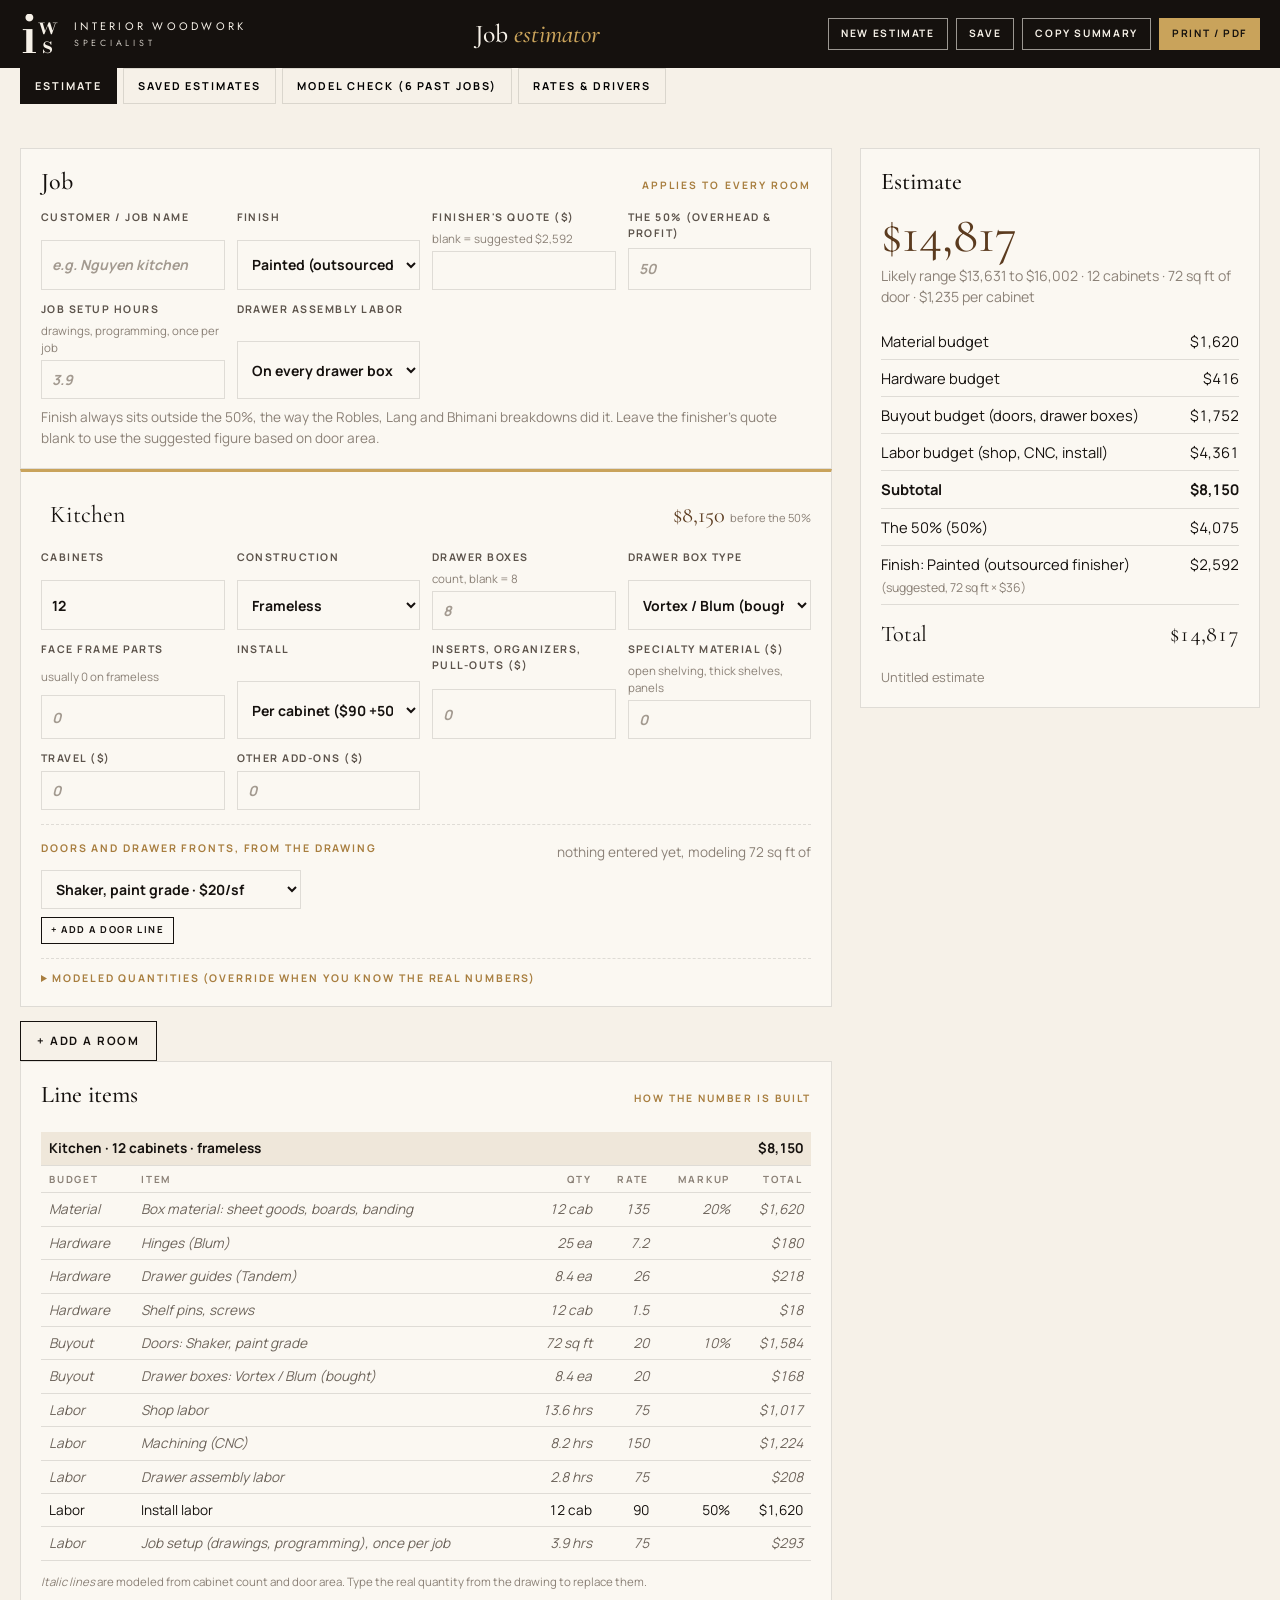
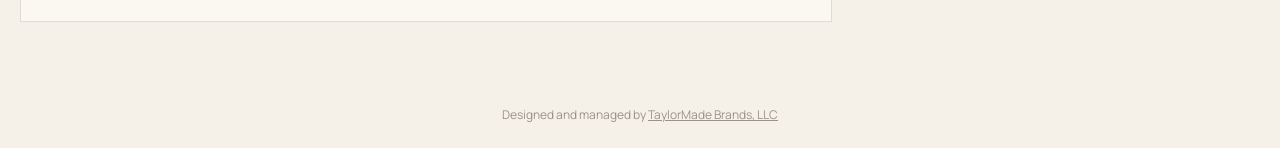
<file: estimator/index.html>
<!DOCTYPE html>
<html lang="en">
<head>
  <meta charset="utf-8">
  <meta name="viewport" content="width=device-width, initial-scale=1">
  <meta name="robots" content="noindex, nofollow">
  <title>IWS Estimator</title>
  <link rel="icon" type="image/png" href="../assets/images/logo/iws-mark.png">
  <link rel="stylesheet" href="../css/fonts.css">
  <style>
    :root { --ink:#15110e; --ink-2:#221c17; --paper:#f6f1e8; --cream:#fbf8f2; --paper-2:#efe7da; --walnut:#5b3b1f; --gold:#c9a35b; --gold-2:#a87e3f; --muted:#8b8177; --line:rgba(21,17,14,.12); --ok:#3f7d4e; --warn:#b3542f; }
    * { box-sizing:border-box; }
    body { margin:0; font-family:"Manrope","Helvetica Neue",Arial,sans-serif; font-size:15px; line-height:1.5; color:var(--ink); background:var(--paper); }
    h1,h2,h3 { font-family:"Cormorant Garamond",Georgia,serif; font-weight:500; margin:0; line-height:1.1; }
    button { font:inherit; cursor:pointer; }
    input, select { font:inherit; font-size:14px; padding:8px 10px; border:1px solid var(--line); background:var(--cream); color:var(--ink); border-radius:0; width:100%; min-width:0; }
    input::placeholder { color:#a39a90; font-style:italic; }
    input:focus, select:focus { outline:2px solid var(--gold); outline-offset:-1px; }
    label { display:grid; gap:4px; font-size:.66rem; letter-spacing:.14em; text-transform:uppercase; font-weight:700; color:#5c534b; min-width:0; }
    label .hint { font-weight:400; letter-spacing:0; text-transform:none; color:var(--muted); font-size:.72rem; }
    .top { background:var(--ink); color:var(--paper); padding:14px 0; }
    .wrap { width:min(1440px, 100% - 40px); margin-inline:auto; }
    .top .wrap { display:flex; align-items:center; justify-content:space-between; gap:20px; flex-wrap:wrap; }
    .brand { display:flex; align-items:center; gap:14px; color:var(--paper); text-decoration:none; }
    .mono-svg { height:40px; width:auto; display:block; }
    .mono-svg text { font-family:"Bodoni Moda",Didot,serif; font-weight:600; }
    .brand span { font-family:"Jost",sans-serif; font-size:.68rem; letter-spacing:.3em; text-transform:uppercase; line-height:1.25; }
    .brand small { display:block; font-size:.82em; letter-spacing:.42em; opacity:.8; margin-top:3px; }
    .top h1 { font-size:1.6rem; } .top h1 em { color:var(--gold); font-style:italic; }
    .top .tools { display:flex; gap:8px; flex-wrap:wrap; }
    .btn { display:inline-flex; align-items:center; gap:8px; padding:10px 16px; font-size:.72rem; font-weight:700; letter-spacing:.16em; text-transform:uppercase; border:1px solid var(--ink); background:transparent; color:var(--ink); }
    .btn:hover { background:var(--ink); color:var(--paper); }
    .btn--gold { background:var(--gold); border-color:var(--gold); color:var(--ink); } .btn--gold:hover { background:#e6cf94; border-color:#e6cf94; color:var(--ink); }
    .btn--light { border-color:rgba(246,241,232,.6); color:var(--paper); } .btn--light:hover { background:var(--paper); color:var(--ink); }
    .btn--sm { padding:7px 12px; font-size:.64rem; } .btn--xs { padding:5px 9px; font-size:.6rem; }
    .btn--danger { border-color:var(--warn); color:var(--warn); } .btn--danger:hover { background:var(--warn); color:#fff; }
    .layout { display:grid; grid-template-columns:1fr 400px; gap:28px; align-items:start; padding:28px 0 60px; }
    .card { background:var(--cream); border:1px solid var(--line); padding:20px; min-width:0; }
    .card + .card { margin-top:16px; }
    .card h2 { font-size:1.5rem; margin-bottom:14px; display:flex; align-items:baseline; justify-content:space-between; gap:12px; flex-wrap:wrap; }
    .card h2 small { font-family:"Manrope",sans-serif; font-size:.64rem; letter-spacing:.2em; text-transform:uppercase; color:var(--gold-2); font-weight:700; }
    .grid { display:grid; gap:12px; grid-template-columns:repeat(auto-fit, minmax(150px, 1fr)); }
    .room { border-top:3px solid var(--gold); }
    .room-head { display:flex; justify-content:space-between; align-items:center; gap:12px; margin-bottom:12px; flex-wrap:wrap; }
    .room-head input { font-family:"Cormorant Garamond",serif; font-size:1.5rem; padding:4px 8px; border-color:transparent; background:transparent; width:auto; max-width:60%; }
    .room-head input:hover, .room-head input:focus { border-color:var(--line); background:var(--paper); }
    .room-sub { font-family:"Cormorant Garamond",serif; font-size:1.4rem; color:var(--walnut); white-space:nowrap; }
    .sub { margin-top:14px; padding-top:12px; border-top:1px dashed var(--line); }
    .sub h3 { font-family:"Manrope",sans-serif; font-size:.66rem; letter-spacing:.18em; text-transform:uppercase; font-weight:700; color:var(--gold-2); margin-bottom:8px; display:flex; justify-content:space-between; align-items:center; gap:10px; flex-wrap:wrap; }
    .sub h3 span.note { font-weight:400; letter-spacing:0; text-transform:none; color:var(--muted); }
    .doorline { display:grid; grid-template-columns:1fr 120px 40px; gap:8px; margin-bottom:6px; align-items:center; }
    .doorline .x { background:none; border:1px solid var(--line); height:36px; color:var(--muted); }
    .doorline .x:hover { border-color:var(--warn); color:var(--warn); }
    .adv summary { cursor:pointer; font-size:.66rem; letter-spacing:.18em; text-transform:uppercase; font-weight:700; color:var(--gold-2); }
    .adv .grid { margin-top:10px; }
    .summary { position:sticky; top:16px; }
    .summary .total { font-family:"Cormorant Garamond",serif; font-size:3.2rem; line-height:1; color:var(--walnut); }
    .summary .range { color:var(--muted); font-size:.88rem; margin-top:4px; }
    .summary table { width:100%; border-collapse:collapse; margin-top:16px; font-size:.92rem; }
    .summary td { padding:7px 0; border-bottom:1px solid var(--line); vertical-align:top; }
    .summary td:last-child { text-align:right; font-variant-numeric:tabular-nums; white-space:nowrap; }
    .summary tr.sub td { font-weight:700; }
    .summary tr.tot td { font-family:"Cormorant Garamond",serif; font-size:1.4rem; border-bottom:0; padding-top:12px; }
    .summary .meta { font-size:.8rem; color:var(--muted); margin-top:10px; }
    .legend { font-size:.72rem; color:var(--muted); margin-top:12px; }
    .legend i { font-style:italic; }
    #lines { overflow-x:auto; }
    .lines { width:100%; min-width:620px; border-collapse:collapse; font-size:.85rem; margin-top:10px; }
    .lines th, .lines td { text-align:left; padding:6px 8px; border-bottom:1px solid var(--line); vertical-align:top; }
    .lines th { font-size:.62rem; letter-spacing:.18em; text-transform:uppercase; color:var(--muted); }
    .lines td.n, .lines th.n { text-align:right; font-variant-numeric:tabular-nums; white-space:nowrap; }
    .lines tr.group td { font-weight:700; background:var(--paper-2); }
    .lines tr.derived td { color:#6e655c; font-style:italic; }
    .cal { width:100%; border-collapse:collapse; font-size:.9rem; }
    .cal th, .cal td { padding:9px 8px; border-bottom:1px solid var(--line); text-align:left; vertical-align:top; }
    .cal th { font-size:.62rem; letter-spacing:.18em; text-transform:uppercase; color:var(--muted); }
    .cal td.n { text-align:right; font-variant-numeric:tabular-nums; white-space:nowrap; }
    .cal .ok { color:var(--ok); font-weight:700; } .cal .warn { color:var(--warn); font-weight:700; }
    .cal small { color:var(--muted); display:block; max-width:52ch; }
    .settings .grid { grid-template-columns:repeat(auto-fit, minmax(180px, 1fr)); }
    .note { font-size:.85rem; color:var(--muted); margin:8px 0 0; }
    .tabs { display:flex; gap:6px; margin-bottom:16px; flex-wrap:wrap; }
    .tabs button { padding:9px 14px; font-size:.68rem; letter-spacing:.18em; text-transform:uppercase; font-weight:700; border:1px solid var(--line); background:transparent; }
    .tabs button.on { background:var(--ink); color:var(--paper); border-color:var(--ink); }
    .pane[hidden] { display:none; }
    .cal-wrap { overflow-x:auto; }
    .saved-actions { display:flex; gap:6px; flex-wrap:wrap; }
    .saved-actions .btn--danger[data-arm] { background:var(--warn); color:#fff; }
    .flash { animation:flash 1.2s ease-out; }
    @keyframes flash { 0% { outline:3px solid var(--gold); outline-offset:0; } 100% { outline:3px solid transparent; outline-offset:6px; } }
    #btnSave.saved { background:var(--paper); color:var(--ink); }
    @media (max-width: 980px) { .layout { grid-template-columns:1fr; } .summary { position:static; } .doorline { grid-template-columns:1fr 90px 36px; } }
    @media print {
      .top, .tabs, .tools, .adv, .btn, #settingsPane, #calPane, .room-head button, .noprint, .doorline .x { display:none !important; }
      body { background:#fff; } .layout { grid-template-columns:1fr; padding:0; } .card { border:0; padding:0 0 16px; page-break-inside:avoid; }
      .summary { position:static; } input, select { border:0; background:transparent; padding:0; }
      .print-head { display:block !important; }
    }
    .print-head { display:none; font-family:"Cormorant Garamond",serif; font-size:1.6rem; margin-bottom:12px; }
    .print-head small { display:block; font-family:"Manrope",sans-serif; font-size:.75rem; color:var(--muted); }
  </style>
</head>
<body>

<header class="top">
  <div class="wrap">
    <a class="brand" href="../index.html">
      <svg class="mono-svg" viewBox="0 0 100 100" aria-hidden="true"><text font-size="130" x="2" y="97" fill="currentColor">i</text><text font-size="62" x="46" y="50" fill="currentColor">w</text><text font-size="62" x="54" y="97" fill="currentColor">s</text></svg>
      <span>Interior Woodwork<small>Specialist</small></span>
    </a>
    <h1>Job <em>estimator</em></h1>
    <div class="tools">
      <button class="btn btn--light btn--sm" id="btnNew">New estimate</button>
      <button class="btn btn--light btn--sm" id="btnSave">Save</button>
      <button class="btn btn--light btn--sm" id="btnCopy">Copy summary</button>
      <button class="btn btn--gold btn--sm" id="btnPrint">Print / PDF</button>
    </div>
  </div>
</header>

<main class="wrap">
  <div class="tabs noprint">
    <button class="on" data-tab="estimate">Estimate</button>
    <button data-tab="saved">Saved estimates <span id="savedCount"></span></button>
    <button data-tab="cal">Model check (6 past jobs)</button>
    <button data-tab="settings">Rates &amp; drivers</button>
  </div>

  <section class="pane" id="estimatePane">
    <div class="layout">
      <div>
        <div class="print-head" id="printHead"></div>
        <div class="card">
          <h2>Job <small>Applies to every room</small></h2>
          <div class="grid">
            <label>Customer / job name <input id="jobName" placeholder="e.g. Nguyen kitchen"></label>
            <label>Finish <select id="finish"></select></label>
            <label>Finisher's quote ($) <span class="hint" id="finishHint"></span><input id="finishQuote" type="number" min="0" step="50"></label>
            <label>The 50% (overhead &amp; profit) <input id="overheadPct" type="number" min="0" step="1"></label>
            <label>Job setup hours <span class="hint">drawings, programming, once per job</span><input id="setupHrs" type="number" min="0" step="0.5"></label>
            <label>Drawer assembly labor <select id="drawerAsm"><option value="on">On every drawer box (2026 template)</option><option value="off">Off</option></select></label>
          </div>
          <p class="note">Finish always sits outside the 50%, the way the Robles, Lang and Bhimani breakdowns did it. Leave the finisher's quote blank to use the suggested figure based on door area.</p>
        </div>
        <div id="rooms"></div>
        <div style="margin-top:14px" class="noprint"><button class="btn" id="btnAddRoom">+ Add a room</button></div>
        <div class="card" id="linesCard"><h2>Line items <small>How the number is built</small></h2><div id="lines"></div><p class="legend"><i>Italic lines</i> are modeled from cabinet count and door area. Type the real quantity from the drawing to replace them.</p></div>
      </div>
      <aside class="summary card">
        <h2>Estimate</h2>
        <div class="total" id="total">$0</div>
        <div class="range" id="range"></div>
        <table id="summaryTable"></table>
        <div class="meta" id="meta"></div>
      </aside>
    </div>
  </section>

  <section class="pane" id="savedPane" hidden>
    <div class="card">
      <h2>Saved estimates <small>This browser only</small></h2>
      <p class="note">Save keeps the estimate you're working on under its job name. Open brings it back to the Estimate tab. Duplicate makes a copy to price an option. Saved estimates live in this browser, so save on the computer you'll use to look them up, and use Copy summary or Print for anything you need to keep elsewhere.</p>
      <div class="cal-wrap"><table class="cal" id="savedTable"></table></div>
    </div>
  </section>

  <section class="pane" id="calPane" hidden>
    <div class="card">
      <h2>Model vs. the six real breakdowns <small>Drawing quantities in, hours and hardware modeled</small></h2>
      <p class="note">Each row prices a past job the way you would in this app: cabinet count, door area by style, drawer boxes, face-frame parts, inserts and the finisher's quote typed in from the drawing; shop hours, CNC hours, hinges and box material come from the model. "IWS printed" is the total on their PDF. "By app rule" is the same job with the finish outside the 50%, which only changes McCasland and Blair.</p>
      <div class="cal-wrap"><table class="cal" id="calTable"></table></div>
      <p class="note" id="calSummary"></p>
      <p class="note">The 2025 jobs (McCasland, Lang, Blair, Bhimani) did not carry the drawer assembly line the 2026 template adds, so they read a few percent high here on purpose: the app prices the way the current template does. Cabinet counts on McCasland and Blair are estimates.</p>
    </div>
  </section>

  <section class="pane settings" id="settingsPane" hidden>
    <div class="card"><h2>Rate card <small>From the breakdowns</small></h2><div class="grid" id="rateGrid"></div></div>
    <div class="card"><h2>Drivers <small>Fitted from six jobs</small></h2><div class="grid" id="driverGrid"></div>
      <p class="note">Shop hours fit 3.9 per job plus 1.13 per cabinet across the six jobs. CNC fits 0.68 per cabinet. Hinges run 0.35 per square foot of door on the three biggest jobs. Box material runs $112 to $160 per cabinet before specialty items.</p></div>
    <div class="card"><h2>Door styles ($ per sq ft, markup %) <small>Buyout lines</small></h2><div class="grid" id="doorGrid"></div></div>
    <div class="card"><h2>Drawer boxes and finish <small>Per unit</small></h2><div class="grid" id="miscGrid"></div>
      <div style="margin-top:16px;display:flex;gap:8px;flex-wrap:wrap"><button class="btn btn--sm" id="btnExport">Export settings (JSON)</button><button class="btn btn--sm btn--danger" id="btnReset">Reset to fitted defaults</button></div>
      <p class="note">Settings save in this browser automatically.</p></div>
  </section>
</main>

<footer style="text-align:center;padding:24px 16px;font-size:12px;color:var(--muted);opacity:.85;">Designed and managed by <a href="https://taylormadegrowth.com" style="color:inherit;text-decoration:underline;">TaylorMade Brands, LLC</a></footer>

<script src="model.js"></script>
<script>
(function () {
  const M = window.IWSModel;
  const $ = (s, r) => (r || document).querySelector(s);
  const fmt = (n) => '$' + Math.round(n).toLocaleString('en-US');
  const fmt2 = (n, d) => Number(n).toLocaleString('en-US', { maximumFractionDigits: d === undefined ? 2 : d });
  const esc = (s) => String(s ?? '').replace(/[&<>"]/g, (c) => ({ '&':'&amp;','<':'&lt;','>':'&gt;','"':'&quot;' }[c]));
  const LS_CFG = 'iws-estimator-config-v2', LS_JOB = 'iws-estimator-job-v2', LS_SAVED = 'iws-estimator-saved-v2';
  const deep = (o) => JSON.parse(JSON.stringify(o));
  const defaults = () => ({ rates: deep(M.RATES), drivers: deep(M.DRIVERS), doors: deep(M.DOOR_STYLES), boxes: deep(M.DRAWER_BOXES), finishes: deep(M.FINISH_OPTIONS) });
  let cfg; try { cfg = JSON.parse(localStorage.getItem(LS_CFG)) || defaults(); } catch { cfg = defaults(); }
  function applyCfg() { [['doors', M.DOOR_STYLES], ['boxes', M.DRAWER_BOXES], ['finishes', M.FINISH_OPTIONS]].forEach(([k, list]) => cfg[k].forEach((it, i) => Object.assign(list[i], it))); }
  function saveCfg() { try { localStorage.setItem(LS_CFG, JSON.stringify(cfg)); } catch {} }

  const newRoom = (name) => ({ name: name || 'Kitchen', cabinets: 12, construction: 'frameless', defaultDoorStyle: 'shaker_paint', doorLines: [], drawers: '', drawerBox: 'vortex', faceFrameParts: '', organizers: '', specialMaterial: '', installMode: 'percab', installHrs: '', installLump: '', travel: '', otherAddons: '', otherLabel: 'Other add-ons', overrides: {} });
  const newJob = () => ({ id: null, name: '', finish: 'painted', finishQuote: '', overheadPct: '', setupHrs: '', drawerAsm: true, rooms: [newRoom('Kitchen')] });
  let saved; try { saved = JSON.parse(localStorage.getItem(LS_SAVED)) || []; } catch { saved = []; }
  function saveList() { try { localStorage.setItem(LS_SAVED, JSON.stringify(saved)); } catch {} updateSavedCount(); }
  function updateSavedCount() { const el = $('#savedCount'); if (el) el.textContent = saved.length ? `(${saved.length})` : ''; }
  let job; try { job = JSON.parse(localStorage.getItem(LS_JOB)) || newJob(); } catch { job = newJob(); }
  function saveJob() { try { localStorage.setItem(LS_JOB, JSON.stringify(job)); } catch {} }

  const opts = (list, sel, f) => list.map((o) => `<option value="${o.id}" ${o.id === sel ? 'selected' : ''}>${f ? f(o) : o.label}</option>`).join('');
  const doorOpt = (o) => `${o.label} · $${o.rate}/sf`;

  function renderRooms() {
    const est = M.estimateJob(job, cfg);
    $('#rooms').innerHTML = job.rooms.map((r, i) => {
      const e = est.rooms[i], q = e.quantities, ov = r.overrides || {}, inset = r.construction === 'inset';
      const qi = (key, label, unit, d) => `<label>${label} <span class="hint">model: ${fmt2(q[key], d)} ${unit}</span><input type="number" step="any" data-ov="${key}" data-i="${i}" value="${ov[key] ?? ''}" placeholder="${fmt2(q[key], d)}"></label>`;
      const doorRows = (r.doorLines || []).map((l, k) => `<div class="doorline"><select data-dl="${i}" data-k="${k}" data-f="style">${opts(cfg.doors, l.style, doorOpt)}</select><input type="number" step="0.1" min="0" placeholder="sq ft" data-dl="${i}" data-k="${k}" data-f="sqft" value="${l.sqft ?? ''}"><button class="x" data-dldel="${i}" data-k="${k}" title="Remove">&times;</button></div>`).join('');
      return `<div class="card room" data-i="${i}">
        <div class="room-head">
          <input data-f="name" data-i="${i}" value="${esc(r.name)}" aria-label="Room name">
          <div style="display:flex;align-items:center;gap:12px"><span class="room-sub">${fmt(e.subtotal)} <small style="font-family:Manrope;font-size:.7rem;color:var(--muted)">before the 50%</small></span>${job.rooms.length > 1 ? `<button class="btn btn--sm btn--danger" data-del="${i}">Remove</button>` : ''}</div>
        </div>
        <div class="grid">
          <label>Cabinets <input type="number" min="0" step="1" data-f="cabinets" data-i="${i}" value="${r.cabinets}"></label>
          <label>Construction <select data-f="construction" data-i="${i}"><option value="frameless" ${!inset ? 'selected' : ''}>Frameless</option><option value="inset" ${inset ? 'selected' : ''}>Inset / face frame</option></select></label>
          <label>Drawer boxes <span class="hint">count, blank = ${fmt2(r.cabinets * cfg.drivers.drawersPerCab, 0)}</span><input type="number" min="0" step="1" data-f="drawers" data-i="${i}" value="${r.drawers}" placeholder="${fmt2(r.cabinets * cfg.drivers.drawersPerCab, 0)}"></label>
          <label>Drawer box type <select data-f="drawerBox" data-i="${i}">${opts(cfg.boxes, r.drawerBox, (o) => `${o.label} · $${o.rate}`)}</select></label>
          <label>Face frame parts <span class="hint">${inset ? 'blank = ' + fmt2(r.cabinets * cfg.drivers.faceFramePartsPerCab, 0) : 'usually 0 on frameless'}</span><input type="number" min="0" step="1" data-f="faceFrameParts" data-i="${i}" value="${r.faceFrameParts}" placeholder="${inset ? fmt2(r.cabinets * cfg.drivers.faceFramePartsPerCab, 0) : '0'}"></label>
          <label>Install <select data-f="installMode" data-i="${i}"><option value="percab" ${r.installMode==='percab'?'selected':''}>Per cabinet ($${cfg.rates.installPerCab} +${cfg.rates.installMarkupPct}%)</option><option value="hours" ${r.installMode==='hours'?'selected':''}>By hours</option><option value="lump" ${r.installMode==='lump'?'selected':''}>Lump sum</option><option value="none" ${r.installMode==='none'?'selected':''}>No install</option></select></label>
          ${r.installMode==='hours' ? `<label>Install hours <input type="number" step="0.5" data-f="installHrs" data-i="${i}" value="${r.installHrs}"></label>` : ''}
          ${r.installMode==='lump' ? `<label>Install lump sum ($) <input type="number" step="50" data-f="installLump" data-i="${i}" value="${r.installLump}"></label>` : ''}
          <label>Inserts, organizers, pull-outs ($) <input type="number" step="10" data-f="organizers" data-i="${i}" value="${r.organizers}" placeholder="0"></label>
          <label>Specialty material ($) <span class="hint">open shelving, thick shelves, panels</span><input type="number" step="10" data-f="specialMaterial" data-i="${i}" value="${r.specialMaterial}" placeholder="0"></label>
          <label>Travel ($) <input type="number" step="10" data-f="travel" data-i="${i}" value="${r.travel}" placeholder="0"></label>
          <label>Other add-ons ($) <input type="number" step="10" data-f="otherAddons" data-i="${i}" value="${r.otherAddons}" placeholder="0"></label>
        </div>
        <div class="sub">
          <h3>Doors and drawer fronts, from the drawing <span class="note">${(r.doorLines||[]).length ? fmt2(e.doorSqFt, 1) + ' sq ft entered' : 'nothing entered yet, modeling ' + fmt2(e.doorSqFt, 0) + ' sq ft of'}</span>${(r.doorLines||[]).length ? '' : `<select data-f="defaultDoorStyle" data-i="${i}" style="width:auto;max-width:260px">${opts(cfg.doors, r.defaultDoorStyle, doorOpt)}</select>`}</h3>
          ${doorRows}
          <button class="btn btn--xs" data-dladd="${i}">+ Add a door line</button>
        </div>
        <details class="adv sub">
          <summary>Modeled quantities (override when you know the real numbers)</summary>
          <div class="grid">
            ${qi('shopHrs', 'Shop labor', 'hrs', 1)}
            ${qi('machiningHrs', 'Machining', 'hrs', 1)}
            ${qi('drawerAsmHrs', 'Drawer assembly', 'hrs', 1)}
            ${qi('hinges', 'Hinges', 'ea', 0)}
            ${qi('material', 'Box material', '$', 0)}
          </div>
        </details>
      </div>`;
    }).join('');
    renderSummary(est);
  }

  function renderSummary(est) {
    est = est || M.estimateJob(job, cfg);
    $('#total').textContent = fmt(est.total);
    $('#range').textContent = `Likely range ${fmt(est.low)} to ${fmt(est.high)} · ${est.cabinets} cabinets · ${fmt2(est.doorSqFt, 0)} sq ft of door · ${fmt(est.perCab)} per cabinet`;
    const B = est.budgets;
    $('#summaryTable').innerHTML = `
      <tr><td>Material budget</td><td>${fmt(B.Material)}</td></tr>
      <tr><td>Hardware budget</td><td>${fmt(B.Hardware)}</td></tr>
      <tr><td>Buyout budget (doors, drawer boxes)</td><td>${fmt(B.Buyout)}</td></tr>
      <tr><td>Labor budget (shop, CNC, install)</td><td>${fmt(B.Labor)}</td></tr>
      <tr class="sub"><td>Subtotal</td><td>${fmt(est.subtotal)}</td></tr>
      <tr><td>The 50% (${fmt2(est.overheadPct, 1)}%)</td><td>${fmt(est.overhead)}</td></tr>
      <tr><td>Finish: ${est.finish.label}${est.finishEntered ? '' : ` <small style="color:var(--muted)">(suggested, ${fmt2(est.doorSqFt,0)} sq ft × $${fmt2(job.finishPerDoorSqFt ?? est.finish.perDoorSqFt, 0)})</small>`}</td><td>${fmt(est.finishQuote)}</td></tr>
      <tr class="tot"><td>Total</td><td>${fmt(est.total)}</td></tr>`;
    $('#meta').textContent = job.name || 'Untitled estimate';
    $('#finishHint').textContent = `blank = suggested ${fmt(est.finishSuggested)}`;
    $('#printHead').innerHTML = `${esc(job.name || 'Estimate')}<small>Interior Woodwork Specialist · ${new Date().toLocaleDateString()} · internal estimate, not a customer quote</small>`;
    let html = '';
    est.rooms.forEach((r) => {
      html += `<table class="lines"><tr class="group"><td colspan="5">${esc(r.name)} · ${r.cabinets} cabinets · ${r.construction}</td><td class="n">${fmt(r.subtotal)}</td></tr><tr><th>Budget</th><th>Item</th><th class="n">Qty</th><th class="n">Rate</th><th class="n">Markup</th><th class="n">Total</th></tr>`;
      r.lines.forEach((l) => { html += `<tr class="${l.derived ? 'derived' : ''}"><td>${l.group}</td><td>${esc(l.label)}</td><td class="n">${fmt2(l.qty, 1)} ${l.unit}</td><td class="n">${fmt2(l.rate, 2)}</td><td class="n">${l.markupPct ? l.markupPct + '%' : ''}</td><td class="n">${fmt(l.total)}</td></tr>`; });
      html += '</table>';
    });
    $('#lines').innerHTML = html;
  }

  const numOrBlank = (t) => (t.value === '' ? '' : Number(t.value));
  $('#rooms').addEventListener('input', (e) => {
    const t = e.target; const i = Number(t.dataset.i ?? t.dataset.dl);
    if (t.dataset.dl !== undefined) { const l = job.rooms[i].doorLines[Number(t.dataset.k)]; l[t.dataset.f] = t.dataset.f === 'sqft' ? numOrBlank(t) : t.value; }
    else if (t.dataset.f) { job.rooms[i][t.dataset.f] = t.type === 'number' ? numOrBlank(t) : t.value; }
    else if (t.dataset.ov) { const o = job.rooms[i].overrides = job.rooms[i].overrides || {}; if (t.value === '') delete o[t.dataset.ov]; else o[t.dataset.ov] = Number(t.value); }
    saveJob();
    if (t.tagName === 'SELECT' && t.dataset.f !== 'style') renderRooms(); else { renderSummary(); refreshRoomSubs(); }
  });
  function refreshRoomSubs() { const est = M.estimateJob(job, cfg); document.querySelectorAll('.room').forEach((el, i) => { const s = el.querySelector('.room-sub'); if (s && est.rooms[i]) s.firstChild.textContent = fmt(est.rooms[i].subtotal) + ' '; const n = el.querySelector('.sub h3 span.note'); if (n && est.rooms[i]) n.textContent = (job.rooms[i].doorLines||[]).length ? fmt2(est.rooms[i].doorSqFt, 1) + ' sq ft entered' : 'nothing entered yet, modeling ' + fmt2(est.rooms[i].doorSqFt, 0) + ' sq ft of'; }); }
  $('#rooms').addEventListener('click', (e) => {
    const del = e.target.closest('[data-del]'); if (del) { job.rooms.splice(Number(del.dataset.del), 1); saveJob(); renderRooms(); return; }
    const add = e.target.closest('[data-dladd]'); if (add) { const r = job.rooms[Number(add.dataset.dladd)]; r.doorLines = r.doorLines || []; r.doorLines.push({ style: r.defaultDoorStyle || 'shaker_paint', sqft: '' }); saveJob(); renderRooms(); const inputs = document.querySelectorAll(`[data-dl="${add.dataset.dladd}"][data-f="sqft"]`); if (inputs.length) inputs[inputs.length - 1].focus(); return; }
    const dd = e.target.closest('[data-dldel]'); if (dd) { job.rooms[Number(dd.dataset.dldel)].doorLines.splice(Number(dd.dataset.k), 1); saveJob(); renderRooms(); }
  });
  $('#btnAddRoom').addEventListener('click', () => { const names = ['Kitchen', 'Bathroom', 'Laundry', 'Pantry', 'Office', 'Closet', 'Entertainment wall']; job.rooms.push(newRoom(names[job.rooms.length % names.length])); saveJob(); renderRooms(); });
  ['jobName', 'finishQuote', 'overheadPct', 'setupHrs'].forEach((id) => $('#' + id).addEventListener('input', (e) => { const k = id === 'jobName' ? 'name' : id; job[k] = id === 'jobName' ? e.target.value : numOrBlank(e.target); saveJob(); renderSummary(); refreshRoomSubs(); }));
  $('#finish').addEventListener('change', (e) => { job.finish = e.target.value; saveJob(); renderSummary(); });
  $('#drawerAsm').addEventListener('change', (e) => { job.drawerAsm = e.target.value === 'on'; saveJob(); renderRooms(); });
  $('#btnNew').addEventListener('click', () => { if (confirm('Start a new estimate? The current one will be cleared.')) { job = newJob(); saveJob(); hydrateJob(); renderRooms(); } });
  $('#btnPrint').addEventListener('click', () => window.print());
  $('#btnCopy').addEventListener('click', () => {
    const est = M.estimateJob(job, cfg); const B = est.budgets;
    const txt = [`IWS estimate: ${job.name || 'Untitled'}`, ...est.rooms.map((r) => `  ${r.name}: ${r.cabinets} cabinets, ${r.construction}, ${fmt2(r.doorSqFt,0)} sq ft door, ${fmt(r.subtotal)}`), `Material ${fmt(B.Material)} · Hardware ${fmt(B.Hardware)} · Buyout ${fmt(B.Buyout)} · Labor ${fmt(B.Labor)}`, `Subtotal ${fmt(est.subtotal)} + ${fmt2(est.overheadPct,1)}% ${fmt(est.overhead)} + finish ${fmt(est.finishQuote)}`, `TOTAL ${fmt(est.total)} (range ${fmt(est.low)} to ${fmt(est.high)})`].join('\n');
    navigator.clipboard?.writeText(txt).then(() => { $('#btnCopy').textContent = 'Copied'; setTimeout(() => ($('#btnCopy').textContent = 'Copy summary'), 1500); });
  });
  function hydrateJob() { $('#jobName').value = job.name || ''; $('#finish').innerHTML = opts(cfg.finishes, job.finish); $('#finishQuote').value = job.finishQuote; $('#overheadPct').value = job.overheadPct; $('#overheadPct').placeholder = cfg.rates.overheadPct; $('#setupHrs').value = job.setupHrs; $('#setupHrs').placeholder = cfg.drivers.shopSetupHrs; $('#drawerAsm').value = job.drawerAsm === false ? 'off' : 'on'; }

  // ---- saved estimates ----
  function saveCurrent(asNew) {
    if (!job.name || !job.name.trim()) { const n = $('#jobName'); n.focus(); n.classList.remove('flash'); void n.offsetWidth; n.classList.add('flash'); n.placeholder = 'Give it a name first'; return; }
    const est = M.estimateJob(job, cfg);
    if (asNew || !job.id) job.id = 'e' + Date.now().toString(36) + Math.random().toString(36).slice(2, 6);
    const entry = { id: job.id, name: job.name.trim(), savedAt: new Date().toISOString(), total: est.total, cabinets: est.cabinets, rooms: est.rooms.map((r) => r.name).join(', '), job: deep(job) };
    const i = saved.findIndex((x) => x.id === job.id); if (i >= 0) saved[i] = entry; else saved.unshift(entry);
    saveList(); saveJob(); renderSaved();
    const b = $('#btnSave'); b.textContent = 'Saved'; b.classList.add('saved'); setTimeout(() => { b.textContent = 'Save'; b.classList.remove('saved'); }, 1500);
  }
  function showTab(name) { document.querySelectorAll('.tabs button').forEach((x) => x.classList.toggle('on', x.dataset.tab === name)); ['estimate', 'saved', 'cal', 'settings'].forEach((p) => { $('#' + p + 'Pane').hidden = name !== p; }); if (name === 'cal') renderCal(); if (name === 'saved') renderSaved(); }
  function renderSaved() {
    updateSavedCount();
    if (!saved.length) { $('#savedTable').innerHTML = '<tr><td class="note" style="padding:14px 8px">Nothing saved yet. Name an estimate and press Save.</td></tr>'; return; }
    $('#savedTable').innerHTML = `<tr><th>Estimate</th><th class="n">Cabinets</th><th class="n">Total</th><th>Saved</th><th></th></tr>` + saved.map((e) => `<tr ${e.id === job.id ? 'style="background:var(--paper-2)"' : ''}><td><strong>${esc(e.name)}</strong>${e.id === job.id ? ' <small style="display:inline">(open now)</small>' : ''}<small>${esc(e.rooms)}</small></td><td class="n">${e.cabinets}</td><td class="n">${fmt(e.total)}</td><td>${new Date(e.savedAt).toLocaleDateString()} ${new Date(e.savedAt).toLocaleTimeString([], { hour: 'numeric', minute: '2-digit' })}</td><td><div class="saved-actions"><button class="btn btn--xs" data-open="${e.id}">Open</button><button class="btn btn--xs" data-dup="${e.id}">Duplicate</button><button class="btn btn--xs btn--danger" data-rm="${e.id}">Delete</button></div></td></tr>`).join('');
  }
  $('#savedTable').addEventListener('click', (e) => {
    const o = e.target.closest('[data-open]'); if (o) { const s = saved.find((x) => x.id === o.dataset.open); if (s) { job = deep(s.job); job.id = s.id; saveJob(); hydrateJob(); renderRooms(); showTab('estimate'); window.scrollTo(0, 0); } return; }
    const d = e.target.closest('[data-dup]'); if (d) { const s = saved.find((x) => x.id === d.dataset.dup); if (s) { job = deep(s.job); job.id = null; job.name = s.name + ' (copy)'; saveJob(); hydrateJob(); renderRooms(); saveCurrent(true); showTab('estimate'); window.scrollTo(0, 0); } return; }
    const r = e.target.closest('[data-rm]'); if (r) { if (r.dataset.arm) { const id = r.dataset.rm; saved = saved.filter((x) => x.id !== id); if (job.id === id) { job.id = null; saveJob(); } saveList(); renderSaved(); } else { r.dataset.arm = '1'; r.textContent = 'Click again to delete'; setTimeout(() => { r.textContent = 'Delete'; delete r.dataset.arm; }, 3000); } }
  });
  $('#btnSave').addEventListener('click', () => saveCurrent(false));

  document.querySelectorAll('.tabs button').forEach((b) => b.addEventListener('click', () => showTab(b.dataset.tab)));

  function renderCal() {
    const rows = M.calibrate(cfg); let mape = 0;
    $('#calTable').innerHTML = `<tr><th>Job</th><th class="n">Cabinets</th><th class="n">IWS printed</th><th class="n">By app rule</th><th class="n">Model</th><th class="n">Error</th></tr>` + rows.map((r) => { mape += Math.abs(r.errorPct); return `<tr><td>${r.job}<small>${r.note}</small></td><td class="n">${r.cabinets}</td><td class="n">${fmt(r.actual)}</td><td class="n">${fmt(r.actualStd)}</td><td class="n">${fmt(r.model)}</td><td class="n ${Math.abs(r.errorPct) <= 6 ? 'ok' : 'warn'}">${r.errorPct > 0 ? '+' : ''}${fmt2(r.errorPct, 1)}%</td></tr>`; }).join('');
    $('#calSummary').textContent = `Average absolute error across the six jobs: ${fmt2(mape / rows.length, 1)}%.`;
  }

  const RATE_LABELS = { shopLaborHr: 'Shop labor $/hr', machiningHr: 'Machining $/hr', drawerAsmHr: 'Drawer assembly $/hr', faceFramePart: 'Face frame part $', installPerCab: 'Install $/cabinet (or $/hr)', installMarkupPct: 'Install markup %', overheadPct: 'The 50% (overhead & profit)', hinge: 'Hinge $', guide: 'Drawer guide $', materialMarkupPct: 'Material markup % (display only)' };
  const DRIVER_LABELS = { materialPerCab: 'Box material $ per cabinet', doorSqFtPerCab: 'Door sq ft per cabinet (when none entered)', drawersPerCab: 'Drawer boxes per cabinet (when blank)', hingesPerDoorSqFt: 'Hinges per sq ft of door', sundriesPerCab: 'Pins and screws $ per cabinet', shopSetupHrs: 'Job setup hours (once per job)', shopHrsPerCab: 'Shop hours per cabinet', machiningHrsPerCab: 'CNC hours per cabinet', drawerAsmHrsPerBox: 'Drawer assembly hours per box', faceFramePartsPerCab: 'Face frame parts per cabinet (inset, when blank)' };
  function renderSettings() {
    $('#rateGrid').innerHTML = Object.keys(RATE_LABELS).map((k) => `<label>${RATE_LABELS[k]} <input type="number" step="any" data-rate="${k}" value="${cfg.rates[k]}"></label>`).join('');
    $('#driverGrid').innerHTML = Object.keys(DRIVER_LABELS).map((k) => `<label>${DRIVER_LABELS[k]} <input type="number" step="any" data-driver="${k}" value="${cfg.drivers[k]}"></label>`).join('');
    $('#doorGrid').innerHTML = cfg.doors.map((d, i) => `<label>${d.label} <div style="display:flex;gap:6px"><input type="number" step="0.1" data-door="${i}" data-k="rate" value="${d.rate}" title="$ per sq ft"><input type="number" step="1" data-door="${i}" data-k="markup" value="${d.markup}" title="markup %" style="max-width:70px"></div></label>`).join('');
    $('#miscGrid').innerHTML = cfg.boxes.map((b, i) => `<label>Drawer box: ${b.label} ($) <input type="number" step="1" data-box="${i}" value="${b.rate}"></label>`).join('') + cfg.finishes.map((f, i) => `<label>Finish suggestion: ${f.label} ($ per sq ft of door) <input type="number" step="1" data-finish="${i}" value="${f.perDoorSqFt}"></label>`).join('');
  }
  $('#settingsPane').addEventListener('input', (e) => {
    const t = e.target, v = Number(t.value);
    if (t.dataset.rate) cfg.rates[t.dataset.rate] = v;
    if (t.dataset.driver) cfg.drivers[t.dataset.driver] = v;
    if (t.dataset.door) cfg.doors[Number(t.dataset.door)][t.dataset.k] = v;
    if (t.dataset.box) cfg.boxes[Number(t.dataset.box)].rate = v;
    if (t.dataset.finish) cfg.finishes[Number(t.dataset.finish)].perDoorSqFt = v;
    applyCfg(); saveCfg(); hydrateJob(); renderRooms();
  });
  $('#btnReset').addEventListener('click', () => { if (confirm('Reset every rate and driver to the fitted defaults?')) { cfg = defaults(); applyCfg(); saveCfg(); renderSettings(); hydrateJob(); renderRooms(); } });
  $('#btnExport').addEventListener('click', () => { const blob = new Blob([JSON.stringify(cfg, null, 2)], { type: 'application/json' }); const a = document.createElement('a'); a.href = URL.createObjectURL(blob); a.download = 'iws-estimator-settings.json'; a.click(); });

  applyCfg(); hydrateJob(); renderSettings(); renderRooms(); updateSavedCount();
})();
</script>
</body>
</html>
</file>
<file: css/fonts.css>
/* Self-hosted Google Fonts: Cormorant Garamond, Manrope, Pinyon Script (SIL Open Font License) */
@font-face { font-family: 'Cormorant Garamond'; font-style: italic; font-weight: 400; font-display: swap; src: url('../assets/fonts/CormorantGaramond-400-italic-latin.woff2') format('woff2'); unicode-range: U+0000-00FF, U+0131, U+0152-0153, U+02BB-02BC, U+02C6, U+02DA, U+02DC, U+0304, U+0308, U+0329, U+2000-206F, U+20AC, U+2122, U+2191, U+2193, U+2212, U+2215, U+FEFF, U+FFFD; }
@font-face { font-family: 'Cormorant Garamond'; font-style: italic; font-weight: 500; font-display: swap; src: url('../assets/fonts/CormorantGaramond-500-italic-latin.woff2') format('woff2'); unicode-range: U+0000-00FF, U+0131, U+0152-0153, U+02BB-02BC, U+02C6, U+02DA, U+02DC, U+0304, U+0308, U+0329, U+2000-206F, U+20AC, U+2122, U+2191, U+2193, U+2212, U+2215, U+FEFF, U+FFFD; }
@font-face { font-family: 'Cormorant Garamond'; font-style: normal; font-weight: 400; font-display: swap; src: url('../assets/fonts/CormorantGaramond-400-normal-latin.woff2') format('woff2'); unicode-range: U+0000-00FF, U+0131, U+0152-0153, U+02BB-02BC, U+02C6, U+02DA, U+02DC, U+0304, U+0308, U+0329, U+2000-206F, U+20AC, U+2122, U+2191, U+2193, U+2212, U+2215, U+FEFF, U+FFFD; }
@font-face { font-family: 'Cormorant Garamond'; font-style: normal; font-weight: 500; font-display: swap; src: url('../assets/fonts/CormorantGaramond-500-normal-latin.woff2') format('woff2'); unicode-range: U+0000-00FF, U+0131, U+0152-0153, U+02BB-02BC, U+02C6, U+02DA, U+02DC, U+0304, U+0308, U+0329, U+2000-206F, U+20AC, U+2122, U+2191, U+2193, U+2212, U+2215, U+FEFF, U+FFFD; }
@font-face { font-family: 'Cormorant Garamond'; font-style: normal; font-weight: 600; font-display: swap; src: url('../assets/fonts/CormorantGaramond-600-normal-latin.woff2') format('woff2'); unicode-range: U+0000-00FF, U+0131, U+0152-0153, U+02BB-02BC, U+02C6, U+02DA, U+02DC, U+0304, U+0308, U+0329, U+2000-206F, U+20AC, U+2122, U+2191, U+2193, U+2212, U+2215, U+FEFF, U+FFFD; }
@font-face { font-family: 'Manrope'; font-style: normal; font-weight: 300; font-display: swap; src: url('../assets/fonts/Manrope-300-normal-latin.woff2') format('woff2'); unicode-range: U+0000-00FF, U+0131, U+0152-0153, U+02BB-02BC, U+02C6, U+02DA, U+02DC, U+0304, U+0308, U+0329, U+2000-206F, U+20AC, U+2122, U+2191, U+2193, U+2212, U+2215, U+FEFF, U+FFFD; }
@font-face { font-family: 'Manrope'; font-style: normal; font-weight: 400; font-display: swap; src: url('../assets/fonts/Manrope-400-normal-latin.woff2') format('woff2'); unicode-range: U+0000-00FF, U+0131, U+0152-0153, U+02BB-02BC, U+02C6, U+02DA, U+02DC, U+0304, U+0308, U+0329, U+2000-206F, U+20AC, U+2122, U+2191, U+2193, U+2212, U+2215, U+FEFF, U+FFFD; }
@font-face { font-family: 'Manrope'; font-style: normal; font-weight: 600; font-display: swap; src: url('../assets/fonts/Manrope-600-normal-latin.woff2') format('woff2'); unicode-range: U+0000-00FF, U+0131, U+0152-0153, U+02BB-02BC, U+02C6, U+02DA, U+02DC, U+0304, U+0308, U+0329, U+2000-206F, U+20AC, U+2122, U+2191, U+2193, U+2212, U+2215, U+FEFF, U+FFFD; }
@font-face { font-family: 'Manrope'; font-style: normal; font-weight: 700; font-display: swap; src: url('../assets/fonts/Manrope-700-normal-latin.woff2') format('woff2'); unicode-range: U+0000-00FF, U+0131, U+0152-0153, U+02BB-02BC, U+02C6, U+02DA, U+02DC, U+0304, U+0308, U+0329, U+2000-206F, U+20AC, U+2122, U+2191, U+2193, U+2212, U+2215, U+FEFF, U+FFFD; }
@font-face { font-family: 'Pinyon Script'; font-style: normal; font-weight: 400; font-display: swap; src: url('../assets/fonts/PinyonScript-400-normal-latin.woff2') format('woff2'); unicode-range: U+0000-00FF, U+0131, U+0152-0153, U+02BB-02BC, U+02C6, U+02DA, U+02DC, U+0304, U+0308, U+0329, U+2000-206F, U+20AC, U+2122, U+2191, U+2193, U+2212, U+2215, U+FEFF, U+FFFD; }
/* Brand lockup fonts: Bodoni Moda (monogram), Jost (wordmark) */
@font-face { font-family: 'Bodoni Moda'; font-style: normal; font-weight: 500; font-display: swap; src: url('../assets/fonts/BodoniModa-500-normal-latin.woff2') format('woff2'); }
@font-face { font-family: 'Bodoni Moda'; font-style: normal; font-weight: 600; font-display: swap; src: url('../assets/fonts/BodoniModa-600-normal-latin.woff2') format('woff2'); }
@font-face { font-family: 'Jost'; font-style: normal; font-weight: 300; font-display: swap; src: url('../assets/fonts/Jost-300-normal-latin.woff2') format('woff2'); }
@font-face { font-family: 'Jost'; font-style: normal; font-weight: 400; font-display: swap; src: url('../assets/fonts/Jost-400-normal-latin.woff2') format('woff2'); }
</file>
